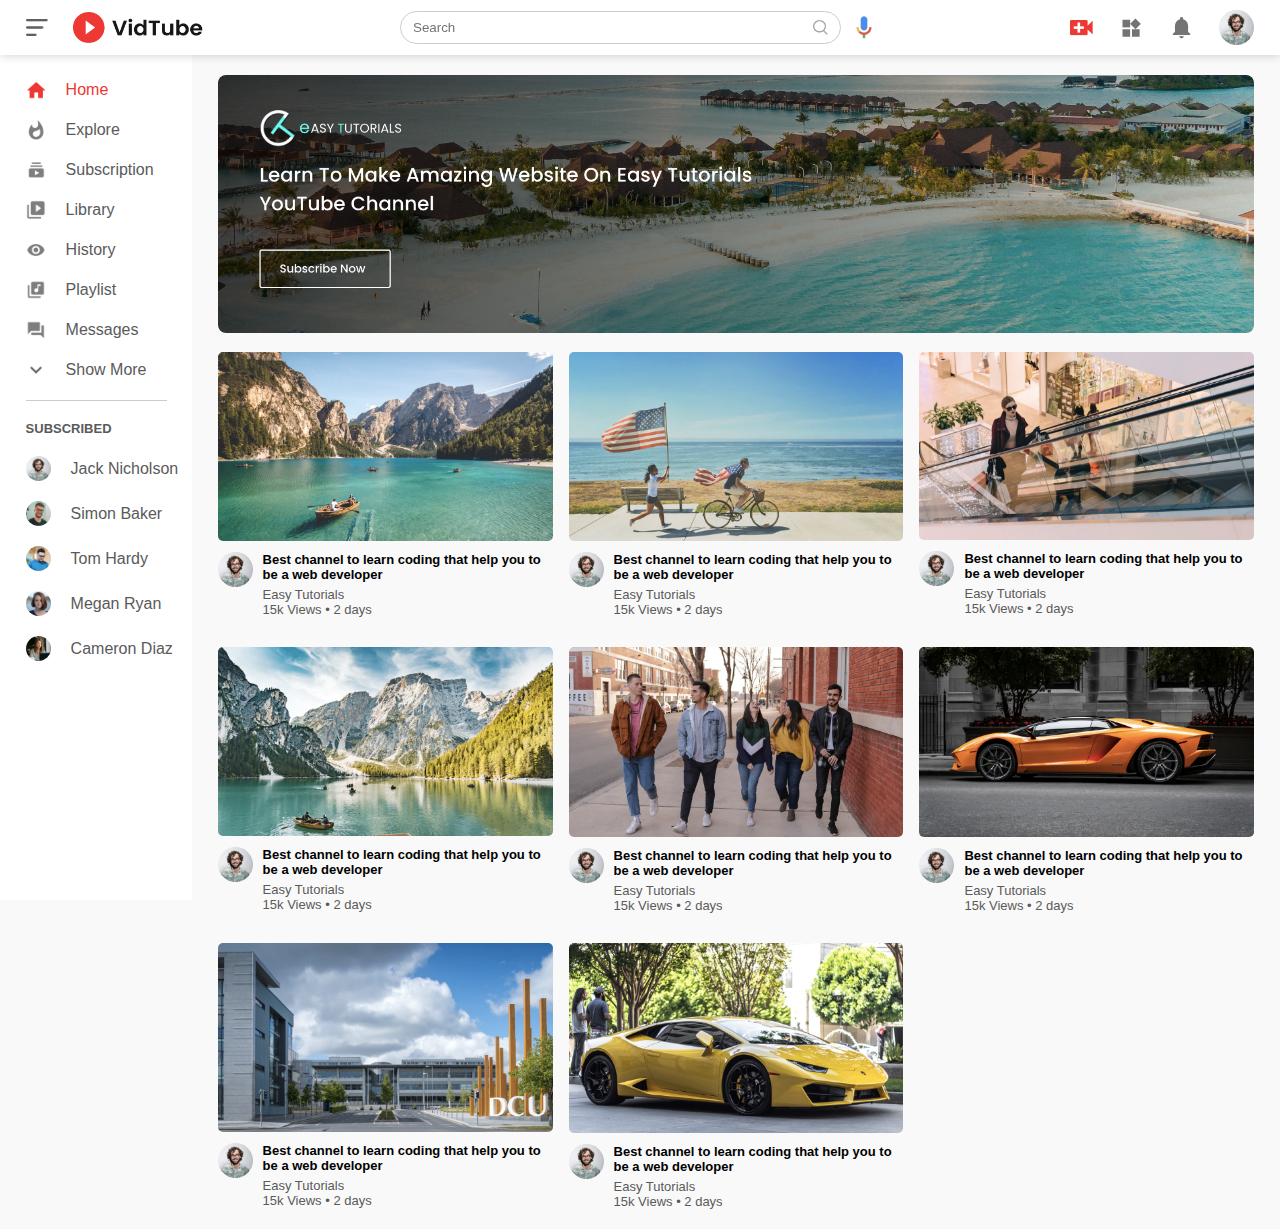
<file: index.html>
<!DOCTYPE html>
<html lang="en">
<head>
    <meta charset="UTF-8">
    <meta name="viewport" content="width=device-width, initial-scale=1.0">
    <title>Youtube Channel</title>
    <link rel="stylesheet" href="style.css">
</head>
<body>

    <nav class="flex-div">
        <div class="nav-left flex-div">
            <img src="images/menu.png" class="menu-icon">
            <img src="images/logo.png" class="logo">
        </div>
        <div class="nav-middle flex-div">
            <div class="search-box flex-div">
                <input type="text" placeholder="Search">
                <img src="images/search.png">
            </div>
            <img src="images/voice-search.png" class="mic-icon">
        </div>
        <div class="nav-right flex-div">
            <img src="images/upload.png">
            <img src="images/more.png">
            <img src="images/notification.png">
            <img src="images/Jack.png" class="user-icon">
        </div>
    </nav>
<!-------------------------------------------------- Sidebar ------------------------------------------------>
    <div class="sidebar">
        <div class="shortcut-links">
            <a href=""><img src="images/home.png"><p>Home</p></a>
            <a href=""><img src="images/explore.png"><p>Explore</p></a>
            <a href=""><img src="images/subscription.png"><p>Subscription</p></a>
            <a href=""><img src="images/library.png"><p>Library</p></a>
            <a href=""><img src="images/history.png"><p>History</p></a>
            <a href=""><img src="images/playlist.png"><p>Playlist</p></a>
            <a href=""><img src="images/messages.png"><p>Messages</p></a>
            <a href=""><img src="images/show-more.png"><p>Show More</p></a>
            <hr>
        </div>
        <div class="subscribed-list">
            <h3>SUBSCRIBED</h3>
            <a href=""><img src="images/Jack.png"><p>Jack Nicholson</p></a>
            <a href=""><img src="images/simon.png"><p>Simon Baker</p></a>
            <a href=""><img src="images/tom.png"><p>Tom Hardy</p></a>
            <a href=""><img src="images/megan.png"><p>Megan Ryan</p></a>
            <a href=""><img src="images/cameron.png"><p>Cameron Diaz</p></a>
        </div>
    </div>

    <!------------------------ Main ----------------------------->

    <div class="container">
        <div class="banner">
            <img src="images/banner.png">
        </div>
        <div class="list-container">
            <div class="vid-list">
                <a href="play-video.html"><img src="images/thumbnail1.png" class="thumbnail"></a>
                <div class="flex-div">
                    <img src="images/Jack.png">
                    <div class="vid-info">
                        <a href="play-video.html">Best channel to learn coding that help you to be a web developer</a>
                        <p>Easy Tutorials</p>
                        <p>15k Views &bull; 2 days</p>
                    </div>
                </div>
            </div>
            <div class="vid-list">
                <a href=""><img src="images/thumbnail2.png" class="thumbnail"></a>
                <div class="flex-div">
                    <img src="images/Jack.png">
                    <div class="vid-info">
                        <a href="">Best channel to learn coding that help you to be a web developer</a>
                        <p>Easy Tutorials</p>
                        <p>15k Views &bull; 2 days</p>
                    </div>
                </div>
            </div>
            <div class="vid-list">
                <a href=""><img src="images/thumbnail3.png" class="thumbnail"></a>
                <div class="flex-div">
                    <img src="images/Jack.png">
                    <div class="vid-info">
                        <a href="">Best channel to learn coding that help you to be a web developer</a>
                        <p>Easy Tutorials</p>
                        <p>15k Views &bull; 2 days</p>
                    </div>
                </div>
            </div>
            <div class="vid-list">
                <a href=""><img src="images/thumbnail4.png" class="thumbnail"></a>
                <div class="flex-div">
                    <img src="images/Jack.png">
                    <div class="vid-info">
                        <a href="">Best channel to learn coding that help you to be a web developer</a>
                        <p>Easy Tutorials</p>
                        <p>15k Views &bull; 2 days</p>
                    </div>
                </div>
            </div>
            <div class="vid-list">
                <a href=""><img src="images/thumbnail5.png" class="thumbnail"></a>
                <div class="flex-div">
                    <img src="images/Jack.png">
                    <div class="vid-info">
                        <a href="">Best channel to learn coding that help you to be a web developer</a>
                        <p>Easy Tutorials</p>
                        <p>15k Views &bull; 2 days</p>
                    </div>
                </div>
            </div>
            <div class="vid-list">
                <a href=""><img src="images/thumbnail6.png" class="thumbnail"></a>
                <div class="flex-div">
                    <img src="images/Jack.png">
                    <div class="vid-info">
                        <a href="">Best channel to learn coding that help you to be a web developer</a>
                        <p>Easy Tutorials</p>
                        <p>15k Views &bull; 2 days</p>
                    </div>
                </div>
            </div>
            <div class="vid-list">
                <a href=""><img src="images/thumbnail7.png" class="thumbnail"></a>
                <div class="flex-div">
                    <img src="images/Jack.png">
                    <div class="vid-info">
                        <a href="">Best channel to learn coding that help you to be a web developer</a>
                        <p>Easy Tutorials</p>
                        <p>15k Views &bull; 2 days</p>
                    </div>
                </div>
            </div>
            <div class="vid-list">
                <a href=""><img src="images/thumbnail8.png" class="thumbnail"></a>
                <div class="flex-div">
                    <img src="images/Jack.png">
                    <div class="vid-info">
                        <a href="">Best channel to learn coding that help you to be a web developer</a>
                        <p>Easy Tutorials</p>
                        <p>15k Views &bull; 2 days</p>
                    </div>
                </div>
            </div>
        </div>
    </div>

<script src="script.js"></script>
</body>
</html>
</file>
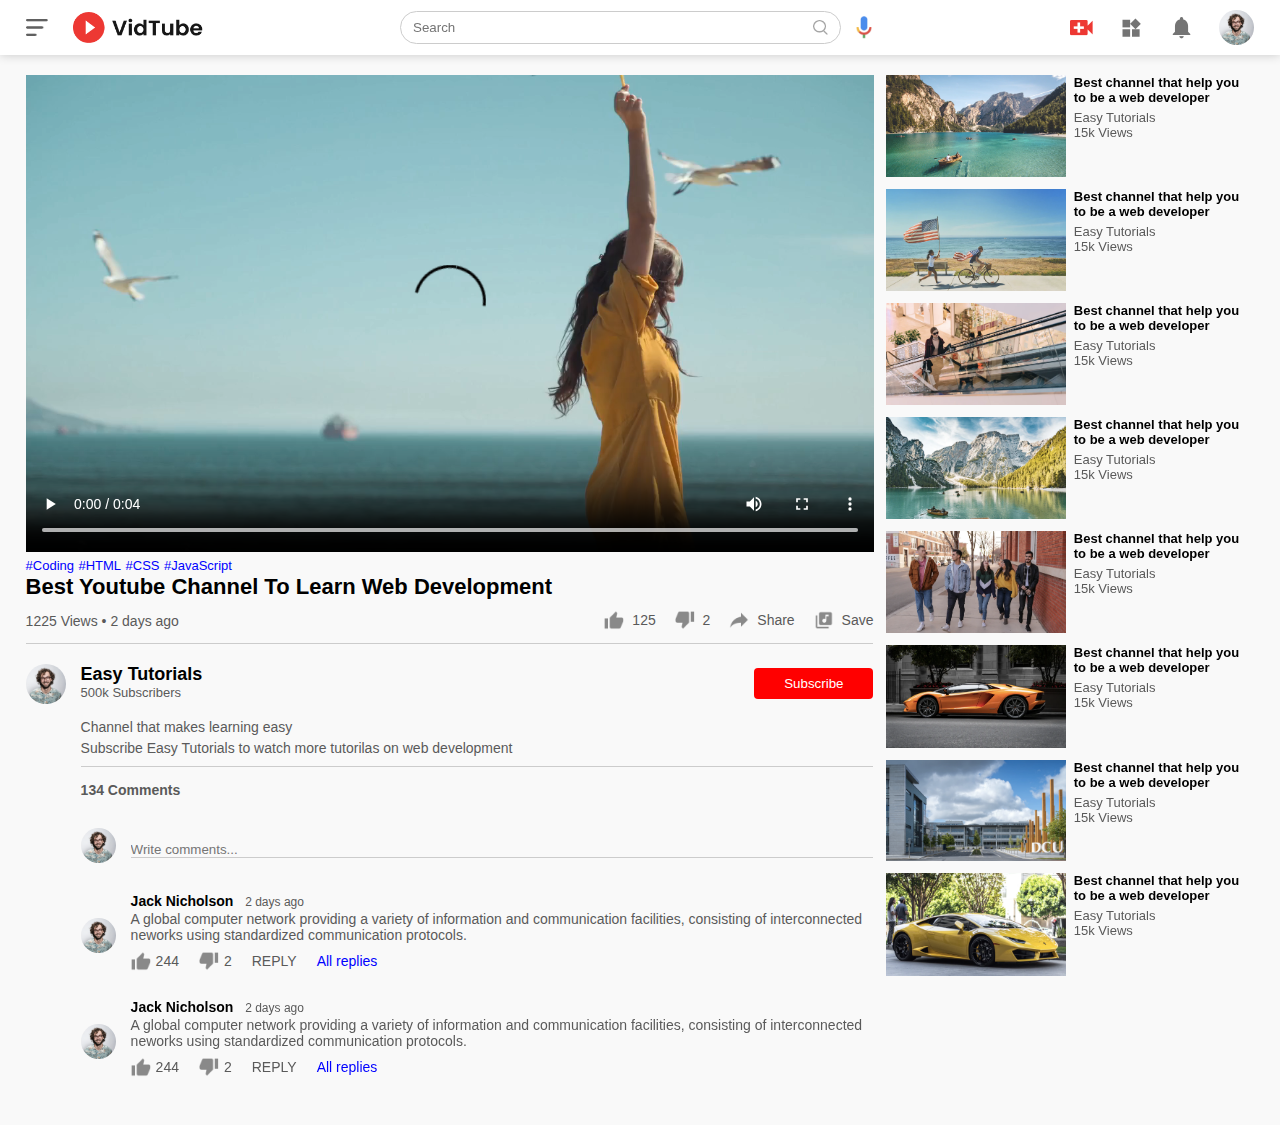
<file: play-video.html>
<!DOCTYPE html>
<html lang="en">
<head>
    <meta charset="UTF-8">
    <meta name="viewport" content="width=device-width, initial-scale=1.0">
    <title>Play Video</title>
    <link rel="stylesheet" href="style.css">
</head>
<body>
    
    <nav class="flex-div">
        <div class="nav-left flex-div">
            <img src="images/menu.png" class="menu-icon">
            <img src="images/logo.png" class="logo">
        </div>
        <div class="nav-middle flex-div">
            <div class="search-box flex-div">
                <input type="text" placeholder="Search">
                <img src="images/search.png">
            </div>
            <img src="images/voice-search.png" class="mic-icon">
        </div>
        <div class="nav-right flex-div">
            <img src="images/upload.png">
            <img src="images/more.png">
            <img src="images/notification.png">
            <img src="images/Jack.png" class="user-icon">
        </div>
    </nav>

    <div class="container play-container">
        <div class="row">
            <div class="play-video">
                <video controls autoplay>
                    <source src="images/video.mp4" type="video/mp4">
                </video>

                <div class="tags">
                    <a href="">#Coding</a> <a href="">#HTML</a> <a href="">#CSS</a> <a href="">#JavaScript</a> 
                </div>
                <h3>Best Youtube Channel To Learn Web Development</h3>
                <div class="play-video-info">
                    <p>1225 Views &bull; 2 days ago</p>
                    <div>
                        <a href=""><img src="images/like.png">125</a>
                        <a href=""><img src="images/dislike.png">2</a>
                        <a href=""><img src="images/share.png">Share</a>
                        <a href=""><img src="images/save.png">Save</a>
                    </div>
                </div>
                <hr>
                <div class="publisher">
                    <img src="images/Jack.png">
                    <div>
                        <p>Easy Tutorials</p>
                        <span>500k Subscribers</span>
                    </div>
                    <button type="button">Subscribe</button>
                </div>
                <div class="vid-description">
                    <p>Channel that makes learning easy</p>
                    <p>Subscribe Easy Tutorials to watch more tutorilas on web development</p>
                    <hr>
                    <h4>134 Comments</h4>

                    <div class="add-comment">
                        <img src="images/Jack.png">
                        <input type="text" placeholder="Write comments...">
                    </div>
                    <div class="old-comment">
                        <img src="images/Jack.png">
                        <div>
                            <h3>Jack Nicholson <span>2 days ago</span></h3>
                            <p>A global computer network providing a variety of information and communication
                            facilities, consisting of interconnected neworks using standardized communication protocols.</p>
                            <div class="comment-action">
                                <img src="images/like.png">
                                <span>244</span>
                                <img src="images/dislike.png">
                                <span>2</span>
                                <span>REPLY</span>
                                <a href="">All replies</a>
                            </div>
                        </div>
                    </div>
                    <div class="old-comment">
                        <img src="images/Jack.png">
                        <div>
                            <h3>Jack Nicholson <span>2 days ago</span></h3>
                            <p>A global computer network providing a variety of information and communication
                            facilities, consisting of interconnected neworks using standardized communication protocols.</p>
                            <div class="comment-action">
                                <img src="images/like.png">
                                <span>244</span>
                                <img src="images/dislike.png">
                                <span>2</span>
                                <span>REPLY</span>
                                <a href="">All replies</a>
                            </div>
                        </div>
                    </div>

                </div>



            </div>
            <div class="right-sidebar">

                <div class="side-video-list">
                    <a href="" class="small-thumbnail"><img src="images/thumbnail1.png"></a>
                    <div class="vid-info">
                        <a href="">Best channel that help you to be a web developer</a>
                        <p>Easy Tutorials</p>
                        <p>15k Views</p>
                    </div>
                </div>
                <div class="side-video-list">
                    <a href="" class="small-thumbnail"><img src="images/thumbnail2.png"></a>
                    <div class="vid-info">
                        <a href="">Best channel that help you to be a web developer</a>
                        <p>Easy Tutorials</p>
                        <p>15k Views</p>
                    </div>
                </div>
                <div class="side-video-list">
                    <a href="" class="small-thumbnail"><img src="images/thumbnail3.png"></a>
                    <div class="vid-info">
                        <a href="">Best channel that help you to be a web developer</a>
                        <p>Easy Tutorials</p>
                        <p>15k Views</p>
                    </div>
                </div>
                <div class="side-video-list">
                    <a href="" class="small-thumbnail"><img src="images/thumbnail4.png"></a>
                    <div class="vid-info">
                        <a href="">Best channel that help you to be a web developer</a>
                        <p>Easy Tutorials</p>
                        <p>15k Views</p>
                    </div>
                </div>
                <div class="side-video-list">
                    <a href="" class="small-thumbnail"><img src="images/thumbnail5.png"></a>
                    <div class="vid-info">
                        <a href="">Best channel that help you to be a web developer</a>
                        <p>Easy Tutorials</p>
                        <p>15k Views</p>
                    </div>
                </div>
                <div class="side-video-list">
                    <a href="" class="small-thumbnail"><img src="images/thumbnail6.png"></a>
                    <div class="vid-info">
                        <a href="">Best channel that help you to be a web developer</a>
                        <p>Easy Tutorials</p>
                        <p>15k Views</p>
                    </div>
                </div>
                <div class="side-video-list">
                    <a href="" class="small-thumbnail"><img src="images/thumbnail7.png"></a>
                    <div class="vid-info">
                        <a href="">Best channel that help you to be a web developer</a>
                        <p>Easy Tutorials</p>
                        <p>15k Views</p>
                    </div>
                </div>
                <div class="side-video-list">
                    <a href="" class="small-thumbnail"><img src="images/thumbnail8.png"></a>
                    <div class="vid-info">
                        <a href="">Best channel that help you to be a web developer</a>
                        <p>Easy Tutorials</p>
                        <p>15k Views</p>
                    </div>
                </div>
            </div>
        </div>
    </div>

</body>
</html>
</file>
<file: style.css>
* {
    margin: 0;
    padding: 0;
    font-family: 'poppins', sans-serif;
    box-sizing: border-box;
}
a {
    text-decoration: none;
    color: #5a5a5a;
}
img {
    cursor: pointer;
}
.flex-div {
    display: flex;
    align-items: center;
}
nav {
    padding: 10px 2%;
    justify-content: space-between;
    box-shadow: 0 0 10px rgba(0, 0, 0, 0.2);
    background-color: #fff;
    position: sticky;
    top: 0;
    z-index: 10;
}
.nav-right img{
    width: 25px;
    margin-right: 25px;
}
.nav-right .user-icon {
    width: 35px;
    border-radius: 50%;
    margin-right: 0;
}
.nav-left .menu-icon {
    width: 22px;
    margin-right: 25px;
}
.nav-left .logo {
    width: 130px;
}
.nav-middle .mic-icon {
    width: 16px;
}
.nav-middle .search-box {
    border: 1px solid #ccc;
    margin-right: 15px;
    padding: 8px 12px;
    border-radius: 25px;
}
.nav-middle .search-box input {
    width: 400px;
    border: 0;
    outline: 0;
    background: transparent;
}
.nav-middle .search-box img {
    width: 15px;
}

/*-------------------------------------------------- Sidebar ------------------------------------------------*/

.sidebar {
    background: #fff;
    width: 15%;
    height: 100vh;
    position: fixed;
    top: 0;
    padding-left: 2%;
    padding-top: 80px;
}
.shortcut-links a img {
    width: 20px;
    margin-right: 20px;
}
.shortcut-links a {
    display: flex;
    align-items: center;
    margin-bottom: 20px;
    width: fit-content;
    flex-wrap: wrap;
}
.shortcut-links a:first-child {
    color: #ed3833;
}
.sidebar hr {
    border: 0;
    height: 1px;
    background-color: #ccc;
    width: 85%;
}
.subscribed-list h3{
    font-size: 13px;
    margin: 20px 0;
    color: #5a5a5a;
}
.subscribed-list a {
    display: flex;
    align-items: center;
    margin-bottom: 20px;
    width: fit-content;
    flex-wrap: wrap;
}
.subscribed-list a img {
    width: 25px;
    border-radius: 50%;
    margin-right: 20px;
}
.small-sidebar {
    width: 5%;
}
.small-sidebar a p {
    display: none;
}
.small-sidebar h3 {
    display: none;
}
.small-sidebar hr {
    width: 50%;
    margin-bottom: 25px;
}

/* ------------Container-------------- */

.container {
    background: #f9f9f9;
    padding-left: 17%;
    padding-right: 2%;
    padding-top: 20px;
    padding-bottom: 20px;
}
.large-container {
    padding-left: 7%;
}
.banner {
    width: 100%;
}
.banner img {
    width: 100%;
    border-radius: 8px;
}
.list-container {
    display: grid;
    grid-template-columns: repeat(auto-fit, minmax(250px, 1fr));
    grid-column-gap: 16px;
    grid-row-gap: 30px;
    margin-top: 15px;
}
.vid-list .thumbnail {
    width: 100%;
    border-radius: 5px;
}
.vid-list .flex-div {
    align-items: flex-start;
    margin-top: 7px;
}
.vid-list .flex-div img {
    width: 35px;
    margin-right: 10px;
    border-radius: 50%;
}
.vid-info {
    color: #5a5a5a;
    font-size: 13px;
}
.vid-info a {
    color: #000;
    font-weight: 600;
    display: block;
    margin-bottom: 5px;
}


@media (max-width: 900px) {
    .menu-icon {
        display: none;
    }
    .sidebar {
        display: none;
    }
    .container, .large-container {
        padding-left: 5%;
        padding-right: 5%;
    }
    .nav-right img {
        display: none;
    }
    .nav-right .user-icon {
        display: block;
        width: 30px;
    }
    .nav-middle .search-box input {
        width: 100px;
    }
    .nav-middle .mic-icon {
        display: none;
    }
    .logo {
        width: 90px;
    }
}


/* --------------------play video page------------------ */

.play-container {
    padding-left: 2%;
}
.row {
    display: flex;
    justify-content: space-between;
    flex-wrap: wrap;
}
.play-video {
    flex-basis: 69%;
}
.right-sidebar {
    flex-basis: 30%;
}
.play-video video {
    width: 100%;
}

.side-video-list {
    display: flex;
    justify-content: space-between;
    margin-bottom: 8px;
}
.side-video-list img {
    width: 100%;
}
.side-video-list .small-thumbnail {
    flex-basis: 49%;
}
.side-video-list .vid-info {
    flex-basis: 49%;
}
.play-video .tags a {
    color: #0000ff;
    font-size: 13px;
}
.play-video h3 {
    font-weight: 600;
    font-size: 22px;
}
.play-video .play-video-info {
    display: flex;
    align-items: center;
    justify-content: space-between;
    flex-wrap: wrap;
    margin-top: 10px;
    font-size: 14px;
    color: #5a5a5a;
}
.play-video .play-video-info a img {
    width: 20px;
    margin-right: 8px;
}
.play-video .play-video-info a {
    display: inline-flex;
    align-items: center;
    margin-left: 15px;
}
.play-video hr {
    border: 0;
    height: 1px;
    background-color: #ccc;
    margin: 10px 0;
}
.publisher {
    display: flex;
    align-items: center;
    margin-top: 20px;
}
.publisher div {
    flex: 1;
    line-height: 18px;
}
.publisher img {
    width: 40px;
    border-radius: 50%;
    margin-right: 15px;
}
.publisher div p {
    color: #000;
    font-weight: 600;
    font-size: 18px;
}
.publisher div span {
    font-size: 13px;
    color: #5a5a5a;
}
.publisher button {
    background: red;
    color: #fff;
    padding: 8px 30px;
    border: 0;
    outline: 0;
    border-radius: 4px;
    cursor: pointer;
}
.vid-description {
    padding-left: 55px;
    margin: 15px 0;
}
.vid-description p {
    font-size: 14px;
    margin-bottom: 5px;
    color: #5a5a5a;
}
.vid-description h4 {
    font-size: 14px;
    color: #5a5a5a;
    margin-top: 15px;
}
.add-comment {
    display: flex;
    align-items: center;
    margin: 30px 0;
}
.add-comment img {
    width: 35px;
    border-radius: 50%;
    margin-right: 15px;
}
.add-comment input {
    border: 0;
    outline: 0;
    border-bottom: 1px solid #ccc;
    width: 100%;
    padding-top: 10px;
    background: transparent;
}
.old-comment {
    display: flex;
    align-items: center;
    margin: 20px 0;
}
.old-comment img {
    width: 35px;
    border-radius: 50%;
    margin-right: 15px;
}
.old-comment h3 {
    font-size: 14px;
    margin-bottom: 2px;
}
.old-comment h3 span {
    font-size: 12px;
    color: #5a5a5a;
    font-weight: 500;
    margin-left: 8px;
}
.old-comment .comment-action {
    display: flex;
    align-items: center;
    margin: 8px 0;
    font-size: 14px;
}
.old-comment .comment-action img {
    border-radius: 0;
    width: 20px;
    margin-right: 5px;
}
.old-comment .comment-action span {
    margin-right: 20px;
    color: #5a5a5a;
}
.old-comment .comment-action a {
    color: #0000ff;
}

@media (max-width:900px) {
    .play-video {
        flex-basis: 100%;
    }
    .right-sidebar {
        flex-basis: 100%;
    }
    .play-container {
        padding-left: 5%;
    }
    .vid-description {
        padding-left: 0;
    }
    .play-video .play-video-info a {
        margin-left: 0;
        margin-right: 15px;
        margin-top: 15px;
    }
}
</file>
